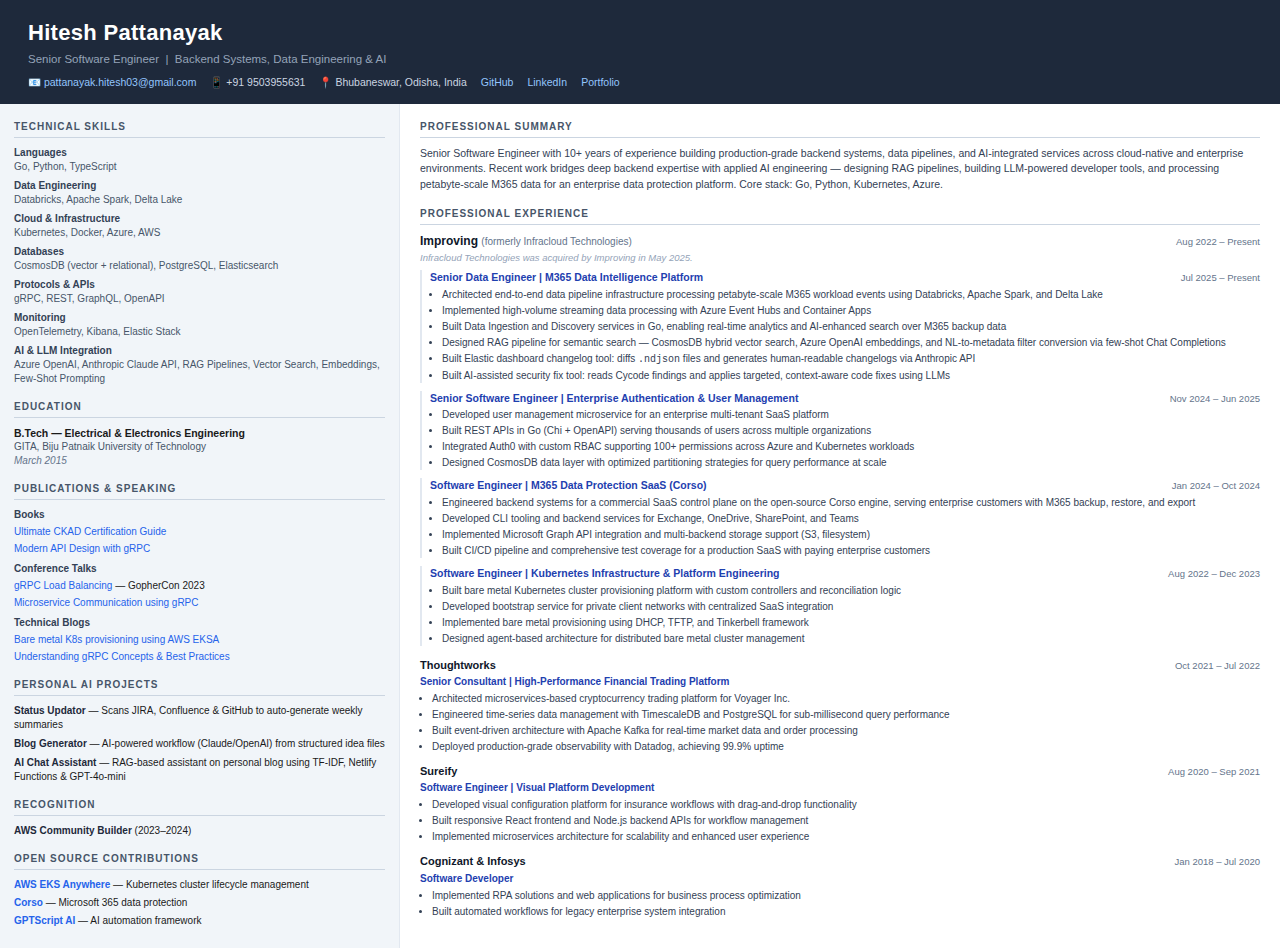
<file: resume.html>
<!DOCTYPE html>
<html lang="en">
<head>
  <meta charset="UTF-8">
  <meta name="viewport" content="width=device-width, initial-scale=1.0">
  <title>Hitesh Pattanayak — Resume</title>
  <style>
    * { margin: 0; padding: 0; box-sizing: border-box; }

    body {
      font-family: 'Segoe UI', Arial, sans-serif;
      font-size: 11px;
      color: #1a1a1a;
      background: #fff;
      line-height: 1.4;
    }

    /* ── Header ── */
    header {
      background: #1e293b;
      color: #fff;
      padding: 18px 28px 14px;
    }

    header h1 {
      font-size: 22px;
      font-weight: 700;
      letter-spacing: 0.3px;
    }

    header .title {
      font-size: 11.5px;
      color: #94a3b8;
      margin-top: 2px;
      margin-bottom: 8px;
    }

    header .contact {
      display: flex;
      flex-wrap: wrap;
      gap: 14px;
      font-size: 10.5px;
      color: #cbd5e1;
    }

    header .contact a { color: #93c5fd; text-decoration: none; }

    /* ── Two-column body ── */
    .body {
      display: grid;
      grid-template-columns: 1fr 2.2fr;
      min-height: calc(100vh - 80px);
    }

    /* ── Sidebar ── */
    .sidebar {
      background: #f1f5f9;
      padding: 16px 14px;
      border-right: 1px solid #e2e8f0;
    }

    /* ── Main ── */
    .main {
      padding: 16px 20px;
    }

    /* ── Section titles ── */
    .section-title {
      font-size: 10px;
      font-weight: 700;
      text-transform: uppercase;
      letter-spacing: 1px;
      color: #475569;
      border-bottom: 1.5px solid #cbd5e1;
      padding-bottom: 3px;
      margin-bottom: 8px;
      margin-top: 14px;
    }

    .sidebar .section-title:first-child,
    .main .section-title:first-child { margin-top: 0; }

    /* ── Skills ── */
    .skill-row { margin-bottom: 5px; }
    .skill-label {
      font-weight: 600;
      font-size: 10px;
      color: #334155;
    }
    .skill-values {
      font-size: 10px;
      color: #475569;
    }

    /* ── Education ── */
    .edu-degree { font-weight: 600; font-size: 10.5px; }
    .edu-school { font-size: 10px; color: #475569; }
    .edu-date { font-size: 10px; color: #64748b; font-style: italic; }

    /* ── Publications ── */
    .pub-sub { font-weight: 600; font-size: 10px; color: #334155; margin: 6px 0 3px; }
    .pub-item { font-size: 10px; margin-bottom: 3px; }
    .pub-item a { color: #2563eb; text-decoration: none; }

    /* ── Projects / AI ── */
    .proj-item { margin-bottom: 5px; font-size: 10px; }
    .proj-item strong { color: #1e293b; }

    /* ── Community ── */
    .community-item { font-size: 10px; margin-bottom: 4px; }
    .community-item strong { color: #1e293b; }

    /* ── Summary ── */
    .summary { font-size: 10.5px; color: #334155; line-height: 1.5; margin-bottom: 2px; }

    /* ── Experience ── */
    .company-block { margin-bottom: 12px; }

    .company-header {
      display: flex;
      justify-content: space-between;
      align-items: baseline;
      margin-bottom: 1px;
    }

    .company-name {
      font-size: 12px;
      font-weight: 700;
      color: #0f172a;
    }

    .company-tenure {
      font-size: 9.5px;
      color: #64748b;
      white-space: nowrap;
    }

    .company-note {
      font-size: 9.5px;
      color: #94a3b8;
      font-style: italic;
      margin-bottom: 6px;
    }

    .role-block { margin-bottom: 8px; padding-left: 8px; border-left: 2px solid #e2e8f0; }

    .role-header {
      display: flex;
      justify-content: space-between;
      align-items: baseline;
      margin-bottom: 3px;
    }

    .role-title {
      font-size: 10.5px;
      font-weight: 600;
      color: #1e40af;
    }

    .role-date {
      font-size: 9.5px;
      color: #64748b;
      white-space: nowrap;
    }

    .role-block ul {
      padding-left: 12px;
      list-style: disc;
    }

    .role-block ul li {
      font-size: 10px;
      color: #334155;
      margin-bottom: 2px;
      line-height: 1.4;
    }

    /* standalone company (non-Improving) */
    .solo-company { margin-bottom: 10px; }

    .solo-header {
      display: flex;
      justify-content: space-between;
      align-items: baseline;
      margin-bottom: 2px;
    }

    .solo-company-name {
      font-size: 11px;
      font-weight: 700;
      color: #0f172a;
    }

    .solo-date {
      font-size: 9.5px;
      color: #64748b;
      white-space: nowrap;
    }

    .solo-role-label {
      font-size: 10px;
      font-weight: 600;
      color: #1e40af;
      margin-bottom: 3px;
    }

    .solo-company ul {
      padding-left: 12px;
      list-style: disc;
    }

    .solo-company ul li {
      font-size: 10px;
      color: #334155;
      margin-bottom: 2px;
      line-height: 1.4;
    }

    /* ── Open Source ── */
    .oss-item { font-size: 10px; margin-bottom: 4px; }
    .oss-item a { color: #2563eb; text-decoration: none; font-weight: 600; }

    /* ── Print ── */
    @media print {
      body { font-size: 10.5px; }
      @page { margin: 0; size: A4; }
    }
  </style>
</head>
<body>

<header>
  <h1>Hitesh Pattanayak</h1>
  <div class="title">Senior Software Engineer &nbsp;|&nbsp; Backend Systems, Data Engineering &amp; AI</div>
  <div class="contact">
    <span>📧 <a href="mailto:pattanayak.hitesh03@gmail.com">pattanayak.hitesh03@gmail.com</a></span>
    <span>📱 +91 9503955631</span>
    <span>📍 Bhubaneswar, Odisha, India</span>
    <span><a href="https://github.com/HiteshRepo">GitHub</a></span>
    <span><a href="https://www.linkedin.com/in/hitesh-pattanayak/">LinkedIn</a></span>
    <span><a href="https://hiteshpattanayak.info/">Portfolio</a></span>
  </div>
</header>

<div class="body">

  <!-- ══════════════ SIDEBAR ══════════════ -->
  <aside class="sidebar">

    <div class="section-title">Technical Skills</div>

    <div class="skill-row">
      <div class="skill-label">Languages</div>
      <div class="skill-values">Go, Python, TypeScript</div>
    </div>
    <div class="skill-row">
      <div class="skill-label">Data Engineering</div>
      <div class="skill-values">Databricks, Apache Spark, Delta Lake</div>
    </div>
    <div class="skill-row">
      <div class="skill-label">Cloud &amp; Infrastructure</div>
      <div class="skill-values">Kubernetes, Docker, Azure, AWS</div>
    </div>
    <div class="skill-row">
      <div class="skill-label">Databases</div>
      <div class="skill-values">CosmosDB (vector + relational), PostgreSQL, Elasticsearch</div>
    </div>
    <div class="skill-row">
      <div class="skill-label">Protocols &amp; APIs</div>
      <div class="skill-values">gRPC, REST, GraphQL, OpenAPI</div>
    </div>
    <div class="skill-row">
      <div class="skill-label">Monitoring</div>
      <div class="skill-values">OpenTelemetry, Kibana, Elastic Stack</div>
    </div>
    <div class="skill-row">
      <div class="skill-label">AI &amp; LLM Integration</div>
      <div class="skill-values">Azure OpenAI, Anthropic Claude API, RAG Pipelines, Vector Search, Embeddings, Few-Shot Prompting</div>
    </div>

    <div class="section-title">Education</div>
    <div class="edu-degree">B.Tech — Electrical &amp; Electronics Engineering</div>
    <div class="edu-school">GITA, Biju Patnaik University of Technology</div>
    <div class="edu-date">March 2015</div>

    <div class="section-title">Publications &amp; Speaking</div>

    <div class="pub-sub">Books</div>
    <div class="pub-item">
      <a href="https://orangeava.in/products/ultimate-certified-kubernetes-application-developer-ckad-certification-guide">Ultimate CKAD Certification Guide</a>
    </div>
    <div class="pub-item">
      <a href="https://orangeava.com/products/modern-api-design-with-grpc">Modern API Design with gRPC</a>
    </div>

    <div class="pub-sub">Conference Talks</div>
    <div class="pub-item"><a href="https://www.youtube.com/watch?v=X8b-cxR-FxY">gRPC Load Balancing</a> — GopherCon 2023</div>
    <div class="pub-item"><a href="https://www.linkedin.com/feed/update/urn:li:activity:7078232488233373696">Microservice Communication using gRPC</a></div>

    <div class="pub-sub">Technical Blogs</div>
    <div class="pub-item"><a href="https://www.infracloud.io/blogs/provisioning-kubernetes-bare-metal-using-aws-eks-anywhere/">Bare metal K8s provisioning using AWS EKSA</a></div>
    <div class="pub-item"><a href="https://www.infracloud.io/blogs/understanding-grpc-concepts-best-practices/">Understanding gRPC Concepts &amp; Best Practices</a></div>

    <div class="section-title">Personal AI Projects</div>
    <div class="proj-item"><strong>Status Updator</strong> — Scans JIRA, Confluence &amp; GitHub to auto-generate weekly summaries</div>
    <div class="proj-item"><strong>Blog Generator</strong> — AI-powered workflow (Claude/OpenAI) from structured idea files</div>
    <div class="proj-item"><strong>AI Chat Assistant</strong> — RAG-based assistant on personal blog using TF-IDF, Netlify Functions &amp; GPT-4o-mini</div>

    <div class="section-title">Recognition</div>
    <div class="community-item"><strong>AWS Community Builder</strong> (2023–2024)</div>

    <div class="section-title">Open Source Contributions</div>
    <div class="oss-item"><a href="https://github.com/aws/eks-anywhere/commits?author=HiteshRepo">AWS EKS Anywhere</a> — Kubernetes cluster lifecycle management</div>
    <div class="oss-item"><a href="https://github.com/alcionai/corso/commits?author=HiteshRepo">Corso</a> — Microsoft 365 data protection</div>
    <div class="oss-item"><a href="https://github.com/gptscript-ai/gptscript/pulls/HiteshRepo">GPTScript AI</a> — AI automation framework</div>

  </aside>

  <!-- ══════════════ MAIN ══════════════ -->
  <main class="main">

    <div class="section-title">Professional Summary</div>
    <p class="summary">
      Senior Software Engineer with 10+ years of experience building production-grade backend systems, data pipelines, and AI-integrated services across cloud-native and enterprise environments. Recent work bridges deep backend expertise with applied AI engineering — designing RAG pipelines, building LLM-powered developer tools, and processing petabyte-scale M365 data for an enterprise data protection platform. Core stack: Go, Python, Kubernetes, Azure.
    </p>

    <div class="section-title">Professional Experience</div>

    <!-- Improving -->
    <div class="company-block">
      <div class="company-header">
        <span class="company-name">Improving <span style="font-weight:400;font-size:10px;color:#64748b;">(formerly Infracloud Technologies)</span></span>
        <span class="company-tenure">Aug 2022 – Present</span>
      </div>
      <div class="company-note">Infracloud Technologies was acquired by Improving in May 2025.</div>

      <div class="role-block">
        <div class="role-header">
          <span class="role-title">Senior Data Engineer | M365 Data Intelligence Platform</span>
          <span class="role-date">Jul 2025 – Present</span>
        </div>
        <ul>
          <li>Architected end-to-end data pipeline infrastructure processing petabyte-scale M365 workload events using Databricks, Apache Spark, and Delta Lake</li>
          <li>Implemented high-volume streaming data processing with Azure Event Hubs and Container Apps</li>
          <li>Built Data Ingestion and Discovery services in Go, enabling real-time analytics and AI-enhanced search over M365 backup data</li>
          <li>Designed RAG pipeline for semantic search — CosmosDB hybrid vector search, Azure OpenAI embeddings, and NL-to-metadata filter conversion via few-shot Chat Completions</li>
          <li>Built Elastic dashboard changelog tool: diffs <code>.ndjson</code> files and generates human-readable changelogs via Anthropic API</li>
          <li>Built AI-assisted security fix tool: reads Cycode findings and applies targeted, context-aware code fixes using LLMs</li>
        </ul>
      </div>

      <div class="role-block">
        <div class="role-header">
          <span class="role-title">Senior Software Engineer | Enterprise Authentication &amp; User Management</span>
          <span class="role-date">Nov 2024 – Jun 2025</span>
        </div>
        <ul>
          <li>Developed user management microservice for an enterprise multi-tenant SaaS platform</li>
          <li>Built REST APIs in Go (Chi + OpenAPI) serving thousands of users across multiple organizations</li>
          <li>Integrated Auth0 with custom RBAC supporting 100+ permissions across Azure and Kubernetes workloads</li>
          <li>Designed CosmosDB data layer with optimized partitioning strategies for query performance at scale</li>
        </ul>
      </div>

      <div class="role-block">
        <div class="role-header">
          <span class="role-title">Software Engineer | M365 Data Protection SaaS (Corso)</span>
          <span class="role-date">Jan 2024 – Oct 2024</span>
        </div>
        <ul>
          <li>Engineered backend systems for a commercial SaaS control plane on the open-source Corso engine, serving enterprise customers with M365 backup, restore, and export</li>
          <li>Developed CLI tooling and backend services for Exchange, OneDrive, SharePoint, and Teams</li>
          <li>Implemented Microsoft Graph API integration and multi-backend storage support (S3, filesystem)</li>
          <li>Built CI/CD pipeline and comprehensive test coverage for a production SaaS with paying enterprise customers</li>
        </ul>
      </div>

      <div class="role-block">
        <div class="role-header">
          <span class="role-title">Software Engineer | Kubernetes Infrastructure &amp; Platform Engineering</span>
          <span class="role-date">Aug 2022 – Dec 2023</span>
        </div>
        <ul>
          <li>Built bare metal Kubernetes cluster provisioning platform with custom controllers and reconciliation logic</li>
          <li>Developed bootstrap service for private client networks with centralized SaaS integration</li>
          <li>Implemented bare metal provisioning using DHCP, TFTP, and Tinkerbell framework</li>
          <li>Designed agent-based architecture for distributed bare metal cluster management</li>
        </ul>
      </div>
    </div>

    <!-- Thoughtworks -->
    <div class="solo-company">
      <div class="solo-header">
        <span class="solo-company-name">Thoughtworks</span>
        <span class="solo-date">Oct 2021 – Jul 2022</span>
      </div>
      <div class="solo-role-label">Senior Consultant | High-Performance Financial Trading Platform</div>
      <ul>
        <li>Architected microservices-based cryptocurrency trading platform for Voyager Inc.</li>
        <li>Engineered time-series data management with TimescaleDB and PostgreSQL for sub-millisecond query performance</li>
        <li>Built event-driven architecture with Apache Kafka for real-time market data and order processing</li>
        <li>Deployed production-grade observability with Datadog, achieving 99.9% uptime</li>
      </ul>
    </div>

    <!-- Sureify -->
    <div class="solo-company">
      <div class="solo-header">
        <span class="solo-company-name">Sureify</span>
        <span class="solo-date">Aug 2020 – Sep 2021</span>
      </div>
      <div class="solo-role-label">Software Engineer | Visual Platform Development</div>
      <ul>
        <li>Developed visual configuration platform for insurance workflows with drag-and-drop functionality</li>
        <li>Built responsive React frontend and Node.js backend APIs for workflow management</li>
        <li>Implemented microservices architecture for scalability and enhanced user experience</li>
      </ul>
    </div>

    <!-- Cognizant & Infosys -->
    <div class="solo-company">
      <div class="solo-header">
        <span class="solo-company-name">Cognizant &amp; Infosys</span>
        <span class="solo-date">Jan 2018 – Jul 2020</span>
      </div>
      <div class="solo-role-label">Software Developer</div>
      <ul>
        <li>Implemented RPA solutions and web applications for business process optimization</li>
        <li>Built automated workflows for legacy enterprise system integration</li>
      </ul>
    </div>

  </main>
</div>

</body>
</html>
</file>
